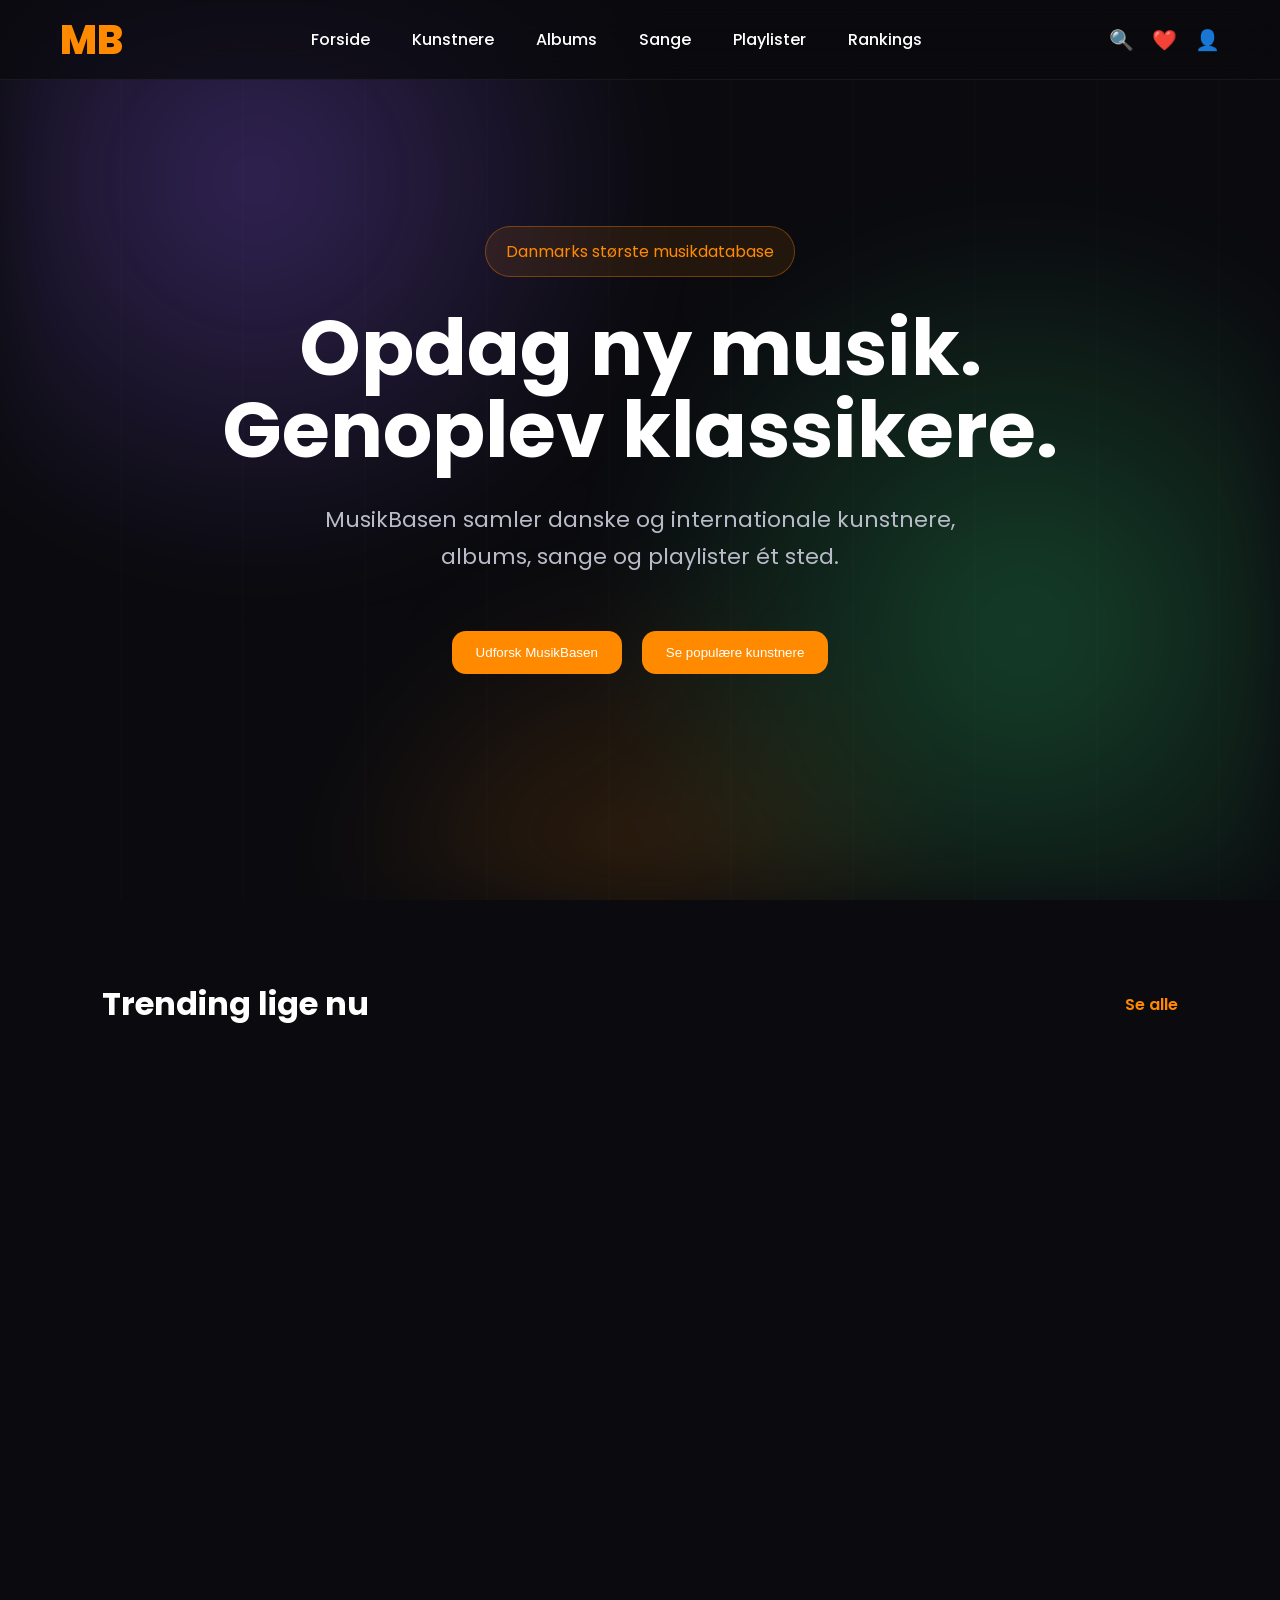
<file: index.html>
<!DOCTYPE html>
<html lang="da">

<head>

    <meta charset="UTF-8">

    <meta name="viewport" content="width=device-width, initial-scale=1.0">

    <title>MusikBasen</title>

    <link rel="stylesheet" href="styles.css">
    <link rel="stylesheet" href="theme.css">

    <link rel="preconnect" href="https://fonts.googleapis.com">

    <link rel="preconnect" href="https://fonts.gstatic.com" crossorigin>

    <link
        href="https://fonts.googleapis.com/css2?family=Poppins:wght@300;400;500;600;700;800&display=swap"
        rel="stylesheet"
    >

</head>


<body>


<header>

    <div class="logo">

        <h1>MB</h1>

    </div>


    <nav>

        <a href="index.html">Forside</a>

        <a href="pages/artists.html">Kunstnere</a>

        <a href="pages/albums.html">Albums</a>

        <a href="pages/songs.html">Sange</a>

        <a href="pages/playlists.html">Playlister</a>
        <a href="pages/rankings.html">Rankings</a>

    </nav>


    <div class="header-icons">

    <button id="search-button">🔍</button>

    <button id="favorites-button">❤️</button>

    <button>👤</button>

</div>

</header>


<div id="search-overlay" class="search-overlay">

    <div class="search-box">

        <input
            type="text"
            id="search-input"
            placeholder="Søg efter kunstner, sang eller album..."
            autocomplete="off"
        >

        <button id="close-search">✕</button>

    </div>


    <div id="search-results" class="search-results"></div>

</div>


<section id="hero">

    <div class="hero-content">

        <span class="hero-tag">

            Danmarks største musikdatabase

        </span>


        <h1>

            Opdag ny musik.<br>

            Genoplev klassikere.

        </h1>


        <p>

            MusikBasen samler danske og internationale kunstnere,
            albums, sange og playlister ét sted.

        </p>


        <div class="hero-buttons">

            <button class="button">

                Udforsk MusikBasen

            </button>


            <button class="button secondary">

                Se populære kunstnere

            </button>

        </div>

    </div>

</section>


<section id="trending">

    <div class="section-header">

        <h2>Trending lige nu</h2>

        <a href="#">Se alle</a>

    </div>


    <div class="trending-grid">

        
            </div>

        </div>

    </div>

</section>


<section id="artists">

</section>


<section id="albums">

</section>


<section id="today">

</section>


<section id="recommendation">

</section>


<footer>

</footer>


<script src="data/artists.js"></script>

<script src="data/albums.js"></script>

<script src="data/songs.js"></script>

<script src="data/playlists.js"></script>

<script src="script.js"></script>

<div class="music-player" id="music-player" style="display: none;">

    <div class="player-song">
        <div class="player-cover"></div>

        <div class="player-info">
            <strong id="player-title">Ingen sang valgt</strong>
            <span id="player-artist">MusikBasen</span>
        </div>
    </div>

    <div class="player-controls">

        <button id="player-prev">⏮</button>

        <button id="player-play">▶</button>

        <button id="player-next">⏭</button>

    </div>

    <div class="player-progress">

        <span id="player-current-time">0:00</span>

        <input
            type="range"
            id="player-progress-bar"
            min="0"
            max="100"
            value="0"
        >

        <span id="player-duration">0:00</span>

    </div>

    <div class="player-volume">

        🔊

        <input
            type="range"
            id="player-volume-bar"
            min="0"
            max="1"
            step="0.01"
            value="1"
        >

    </div>

</div>
</body>

</html>
</file>
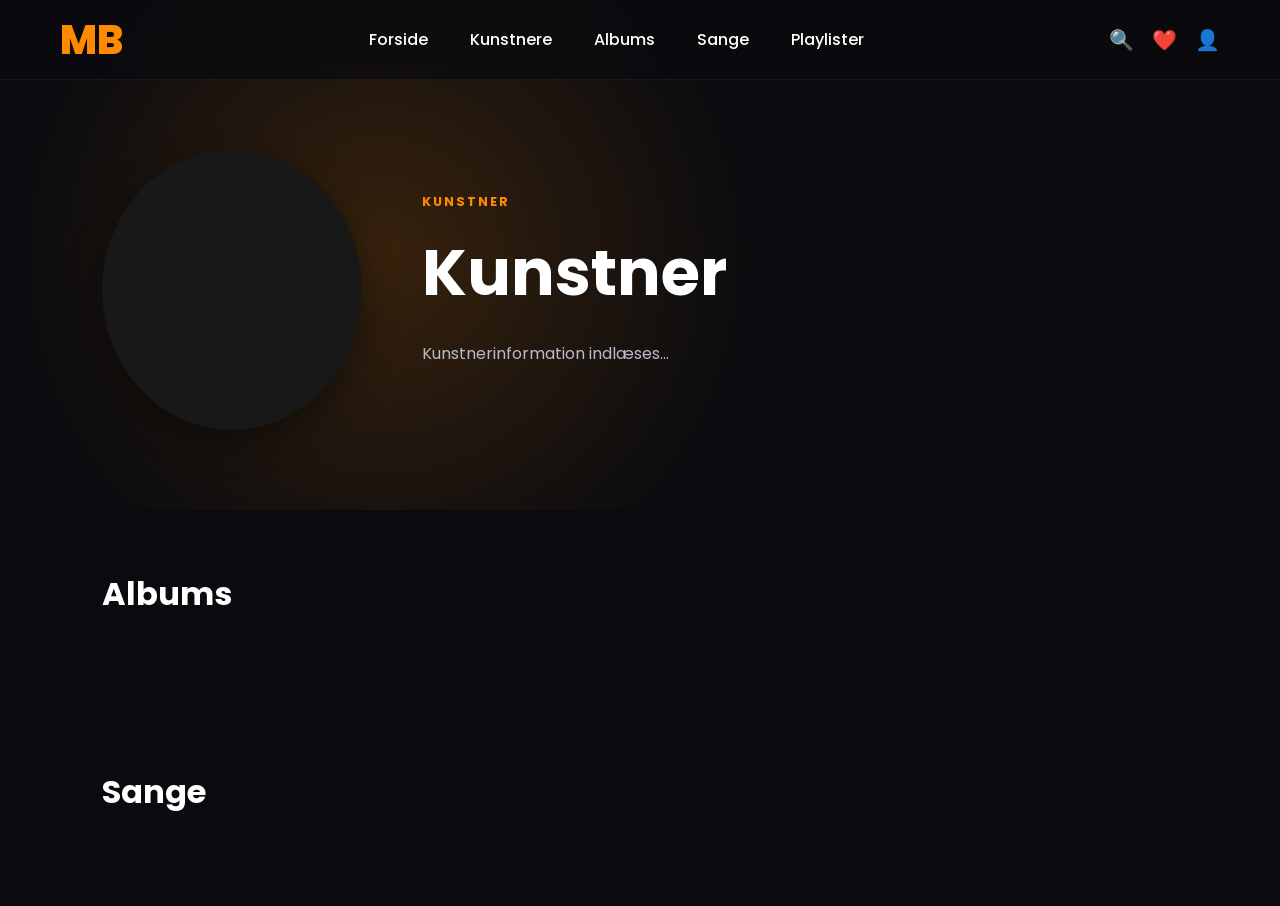
<file: pages/artist.html>
<!DOCTYPE html>
<html lang="da">

<head>

    <meta charset="UTF-8">

    <meta name="viewport" content="width=device-width, initial-scale=1.0">

    <title>Kunstner | MusikBasen</title>

    <link rel="stylesheet" href="../styles.css">
    <link rel="stylesheet" href="../theme.css">

    <link rel="preconnect" href="https://fonts.googleapis.com">

    <link rel="preconnect" href="https://fonts.gstatic.com" crossorigin>

    <link
        href="https://fonts.googleapis.com/css2?family=Poppins:wght@300;400;500;600;700;800&display=swap"
        rel="stylesheet"
    >

</head>


<body>


<header>

    <div class="logo">
        <h1>MB</h1>
    </div>


    <nav>

        <a href="../index.html">Forside</a>

        <a href="artist.html">Kunstnere</a>

        <a href="albums.html">Albums</a>

        <a href="songs.html">Sange</a>

        <a href="playlists.html">Playlister</a>

    </nav>


    <div class="header-icons">

        <button>🔍</button>
        <button>❤️</button>
        <button>👤</button>

    </div>

</header>


<main>


    <section class="artist-hero">

        <div class="artist-hero-image"></div>


        <div class="artist-hero-info">

            <span>KUNSTNER</span>

            <h1 id="artist-name">Kunstner</h1>

            <p id="artist-description">
                Kunstnerinformation indlæses...
            </p>


            <div class="artist-meta">

                <span id="artist-genre"></span>

                <span id="artist-country"></span>

            </div>

        </div>

    </section>


    <section class="artist-section">

        <div class="section-header">

            <h2>Albums</h2>

        </div>


        <div
            id="artist-albums"
            class="albums-grid"
        ></div>

    </section>


    <section class="artist-section">

        <div class="section-header">

            <h2>Sange</h2>

        </div>


        <div
            id="artist-songs"
            class="trending-grid"
        ></div>

    </section>


</main>


<script src="../data/artists.js"></script>

<script src="../data/albums.js"></script>

<script src="../data/songs.js"></script>

<script src="../script.js"></script>


</body>

</html>
</file>
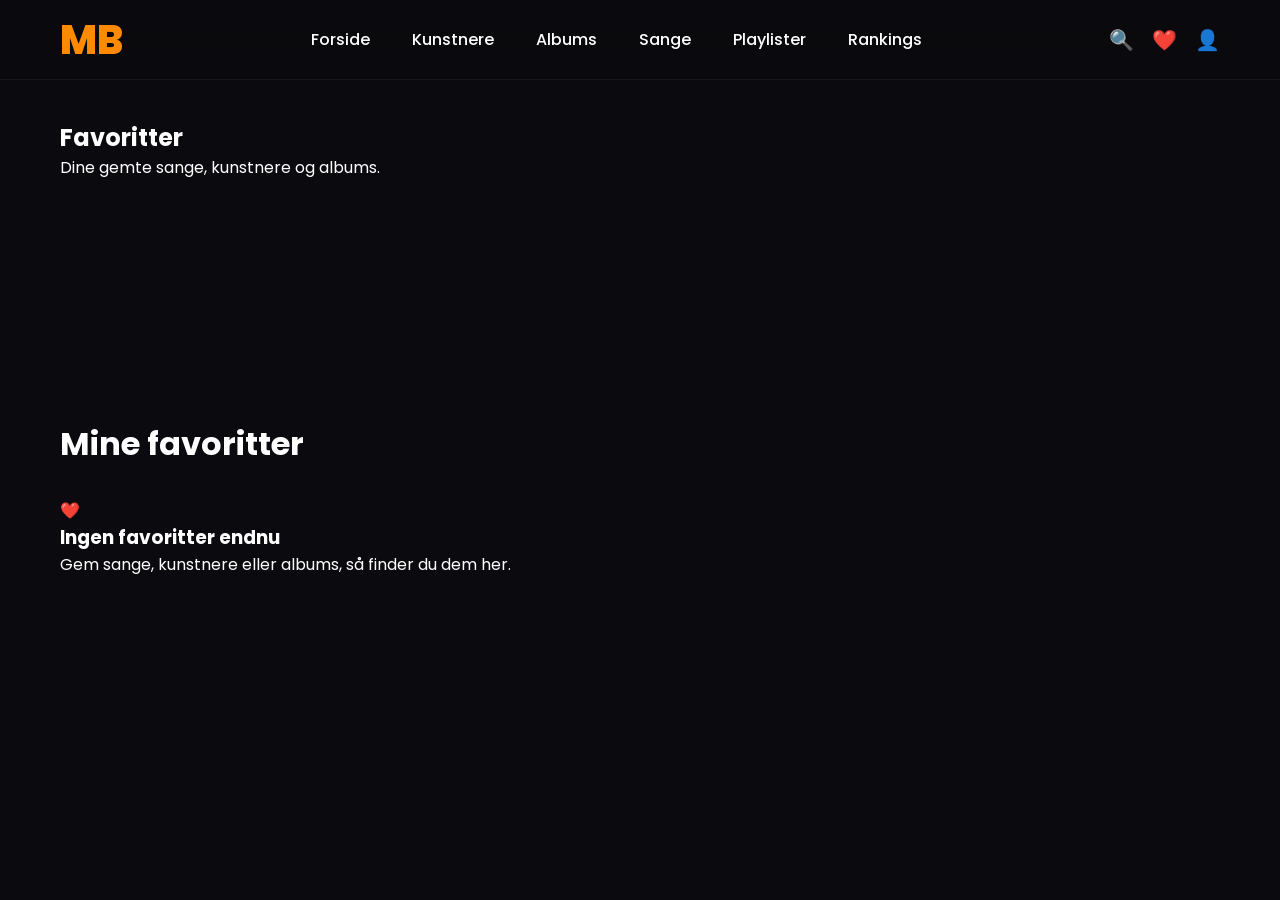
<file: pages/favorites.html>
<!DOCTYPE html>
<html lang="da">

<head>

    <meta charset="UTF-8">

    <meta name="viewport" content="width=device-width, initial-scale=1.0">

    <title>Favoritter – MusikBasen</title>

    <link rel="stylesheet" href="../styles.css">
    <link rel="stylesheet" href="../theme.css">

    <link rel="preconnect" href="https://fonts.googleapis.com">
    <link rel="preconnect" href="https://fonts.gstatic.com" crossorigin>

    <link
        href="https://fonts.googleapis.com/css2?family=Poppins:wght@300;400;500;600;700;800&display=swap"
        rel="stylesheet"
    >

</head>

<body>

<header>

    <div class="logo">
        <h1>MB</h1>
    </div>

    <nav>

        <a href="../index.html">Forside</a>
        <a href="artists.html">Kunstnere</a>
        <a href="albums.html">Albums</a>
        <a href="songs.html">Sange</a>
        <a href="playlists.html">Playlister</a>
        <a href="rankings.html">Rankings</a>

    </nav>

    <div class="header-icons">

        <button id="search-button">🔍</button>
        <button id="favorites-button">❤️</button>
        <button>👤</button>

    </div>

</header>


<main>

    <section class="page-header">

        <h1>Favoritter</h1>

        <p>
            Dine gemte sange, kunstnere og albums.
        </p>

    </section>


    <section class="profile-section">

        <div class="section-header">
            <h2>Mine favoritter</h2>
        </div>

        <div
            class="trending-grid"
            id="favorites-grid"
        ></div>

        <div
            id="favorites-empty"
            class="favorites-empty"
        >
            <div>❤️</div>

            <h3>Ingen favoritter endnu</h3>

            <p>
                Gem sange, kunstnere eller albums,
                så finder du dem her.
            </p>
        </div>

    </section>

</main>


<script src="../script.js"></script>

</body>

</html>
</file>
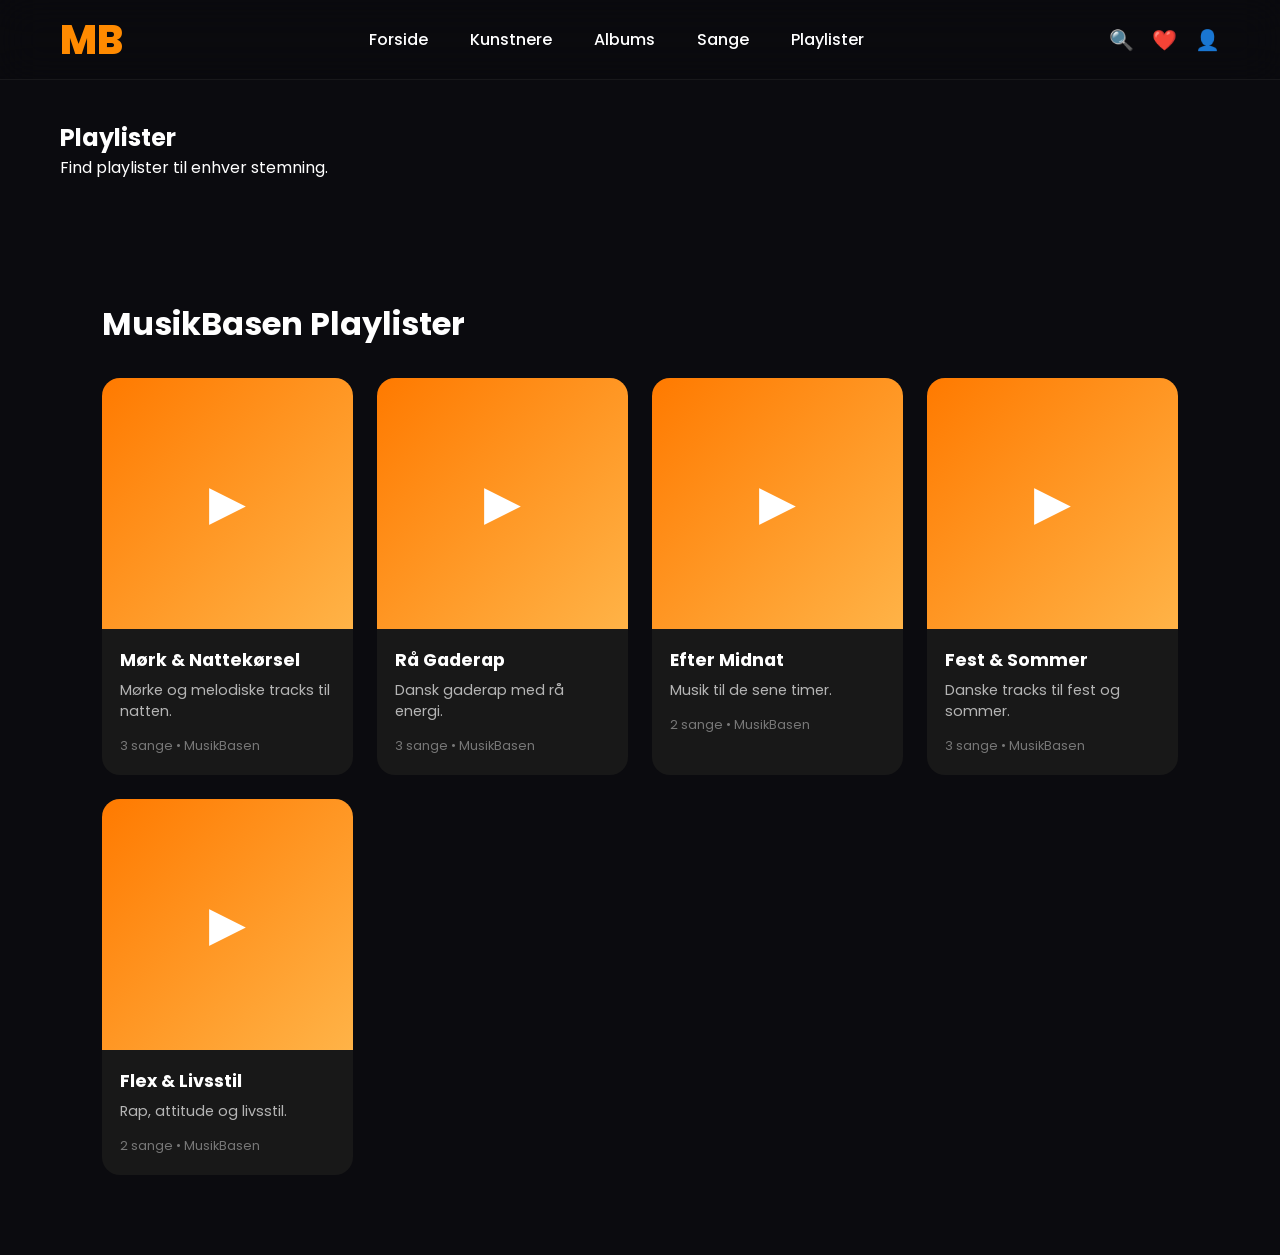
<file: pages/playlists.html>
<!DOCTYPE html>
<html lang="da">

<head>

    <meta charset="UTF-8">

    <meta name="viewport" content="width=device-width, initial-scale=1.0">

    <title>Playlister – MusikBasen</title>

    <link rel="stylesheet" href="../styles.css">
    <link rel="stylesheet" href="../theme.css">

    <link rel="preconnect" href="https://fonts.googleapis.com">
    <link rel="preconnect" href="https://fonts.gstatic.com" crossorigin>

    <link
        href="https://fonts.googleapis.com/css2?family=Poppins:wght@300;400;500;600;700;800&display=swap"
        rel="stylesheet"
    >

</head>

<body>

<header>

    <div class="logo">
        <h1>MB</h1>
    </div>

    <nav>

        <a href="../index.html">Forside</a>

        <a href="artists.html">Kunstnere</a>

        <a href="albums.html">Albums</a>

        <a href="songs.html">Sange</a>

        <a href="playlists.html">Playlister</a>

    </nav>

    <div class="header-icons">

        <button>🔍</button>
        <button>❤️</button>
        <button>👤</button>

    </div>

</header>


<main>

    <section class="page-header">

        <h1>Playlister</h1>

        <p>
            Find playlister til enhver stemning.
        </p>

    </section>


    <section id="playlists">

        <div class="section-header">

            <h2>MusikBasen Playlister</h2>

        </div>

        <div id="playlists-grid" class="playlists-grid"></div>

    </section>
<section id="playlist-detail" style="display: none;">

    <section class="playlist-hero">

        <div
            class="playlist-detail-image"
            id="playlist-detail-image"
        >
            <span>▶</span>
        </div>


        <div class="playlist-detail-info">

            <span class="playlist-label">
                PLAYLIST
            </span>

            <h1 id="playlist-name">
                Playlist
            </h1>

            <p id="playlist-description"></p>

            <div class="playlist-meta">

                <span id="playlist-creator"></span>

                <span>•</span>

                <span id="playlist-song-count"></span>

            </div>
            <button
    class="play-playlist-button"
    id="play-playlist-button"
>
    ▶ Afspil playlist
</button>

        </div>

    </section>


    <section class="playlist-songs-section">

        <div class="section-header">

            <h2>Sange</h2>

        </div>

        <div
            id="playlist-songs"
        ></div>

    </section>

</section>
</main>


<script src="../data/playlists.js"></script>
<script src="../data/songs.js"></script>
<script src="../script.js"></script>

</body>

</html>
</file>
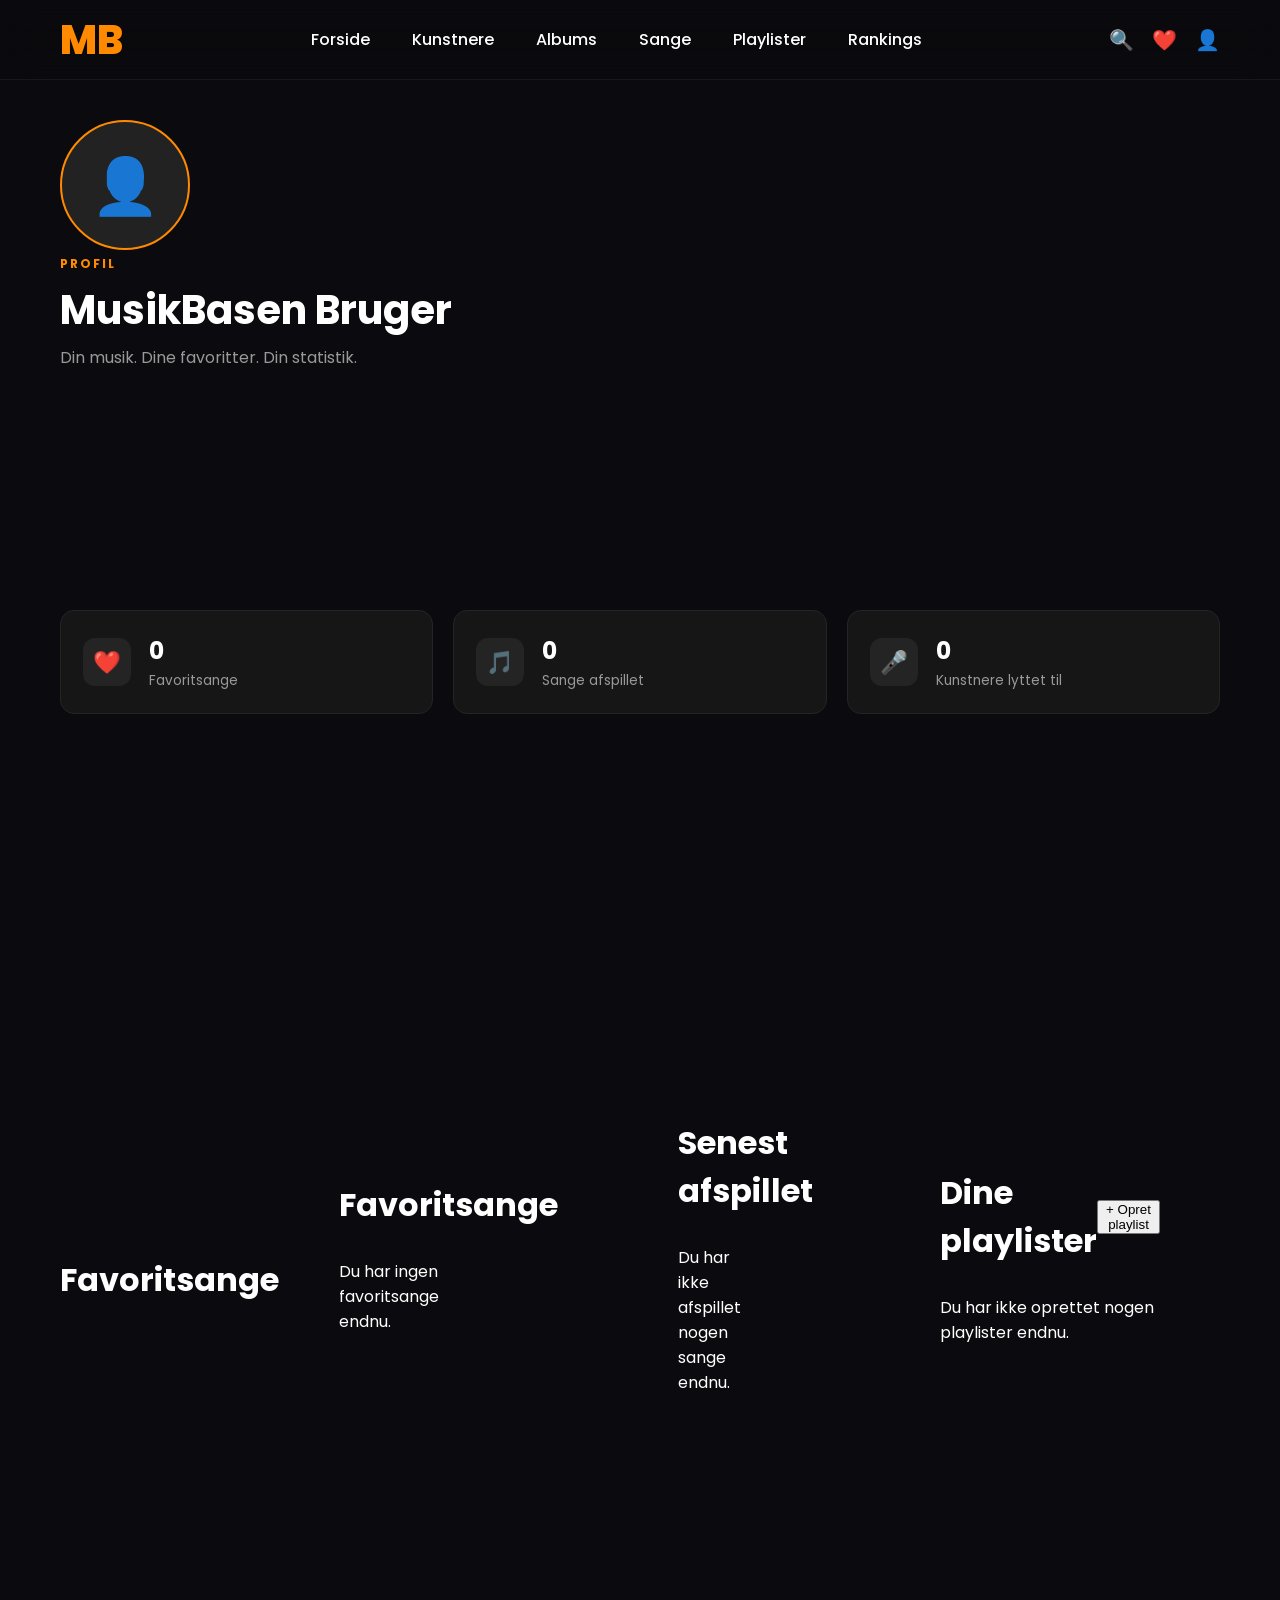
<file: pages/profile.html>
<!DOCTYPE html>
<html lang="da">

<head>

    <meta charset="UTF-8">

    <meta name="viewport" content="width=device-width, initial-scale=1.0">

    <title>Profil – MusikBasen</title>

    <link rel="stylesheet" href="../styles.css">
    <link rel="stylesheet" href="../theme.css">

    <link rel="preconnect" href="https://fonts.googleapis.com">

    <link rel="preconnect" href="https://fonts.gstatic.com" crossorigin>

    <link
        href="https://fonts.googleapis.com/css2?family=Poppins:wght@300;400;500;600;700;800&display=swap"
        rel="stylesheet"
    >

</head>


<body>

<header>

    <div class="logo">
        <h1>MB</h1>
    </div>


    <nav>

        <a href="../index.html">Forside</a>

        <a href="artists.html">Kunstnere</a>

        <a href="albums.html">Albums</a>

        <a href="songs.html">Sange</a>

        <a href="playlists.html">Playlister</a>

        <a href="rankings.html">Rankings</a>

    </nav>


    <div class="header-icons">

        <button>🔍</button>

        <button>❤️</button>

        <button
            onclick="window.location.href='profile.html'"
        >
            👤
        </button>

    </div>

</header>


<main>

    <section class="profile-hero">

        <div class="profile-avatar">
            👤
        </div>


        <div class="profile-info">

            <span>PROFIL</span>

            <h1>MusikBasen Bruger</h1>

            <p>
                Din musik. Dine favoritter. Din statistik.
            </p>

        </div>

    </section>
    </section>


<!-- PROFILE STATS HER -->

<section class="profile-stats">

    <div class="profile-stat-card">

        <span class="profile-stat-icon">❤️</span>

        <div>

            <strong id="stat-favorites">0</strong>

            <p>Favoritsange</p>

        </div>

    </div>


    <div class="profile-stat-card">

        <span class="profile-stat-icon">🎵</span>

        <div>

            <strong id="stat-played">0</strong>

            <p>Sange afspillet</p>

        </div>

    </div>


    <div class="profile-stat-card">

        <span class="profile-stat-icon">🎤</span>

        <div>

            <strong id="stat-artists">0</strong>

            <p>Kunstnere lyttet til</p>

        </div>

    </div>

</section>


<section class="profile-section">

    <div class="section-header">

        <h2>Favoritsange</h2>


    <section class="profile-section">

        <div class="section-header">

            <h2>Favoritsange</h2>

        </div>


        <div
            id="profile-favorites"
            class="trending-grid"
        ></div>

    </section>
    
    <section class="profile-section">

    <div class="section-header">

        <h2>Senest afspillet</h2>

    </div>

    <div
        id="profile-history"
        class="trending-grid"
    ></div>

</section>


   <section class="profile-section">

    <div class="section-header profile-playlist-header">

        <h2>Dine playlister</h2>

        <button
            id="create-playlist-button"
            class="create-playlist-button"
        >
            + Opret playlist
        </button>

    </div>

    <div
        id="profile-playlists"
        class="playlists-grid"
    ></div>

</section>

</main>


<script src="../data/songs.js"></script>
<script src="../data/playlists.js"></script>
<script src="../script.js"></script>

</body>

</html>
</file>
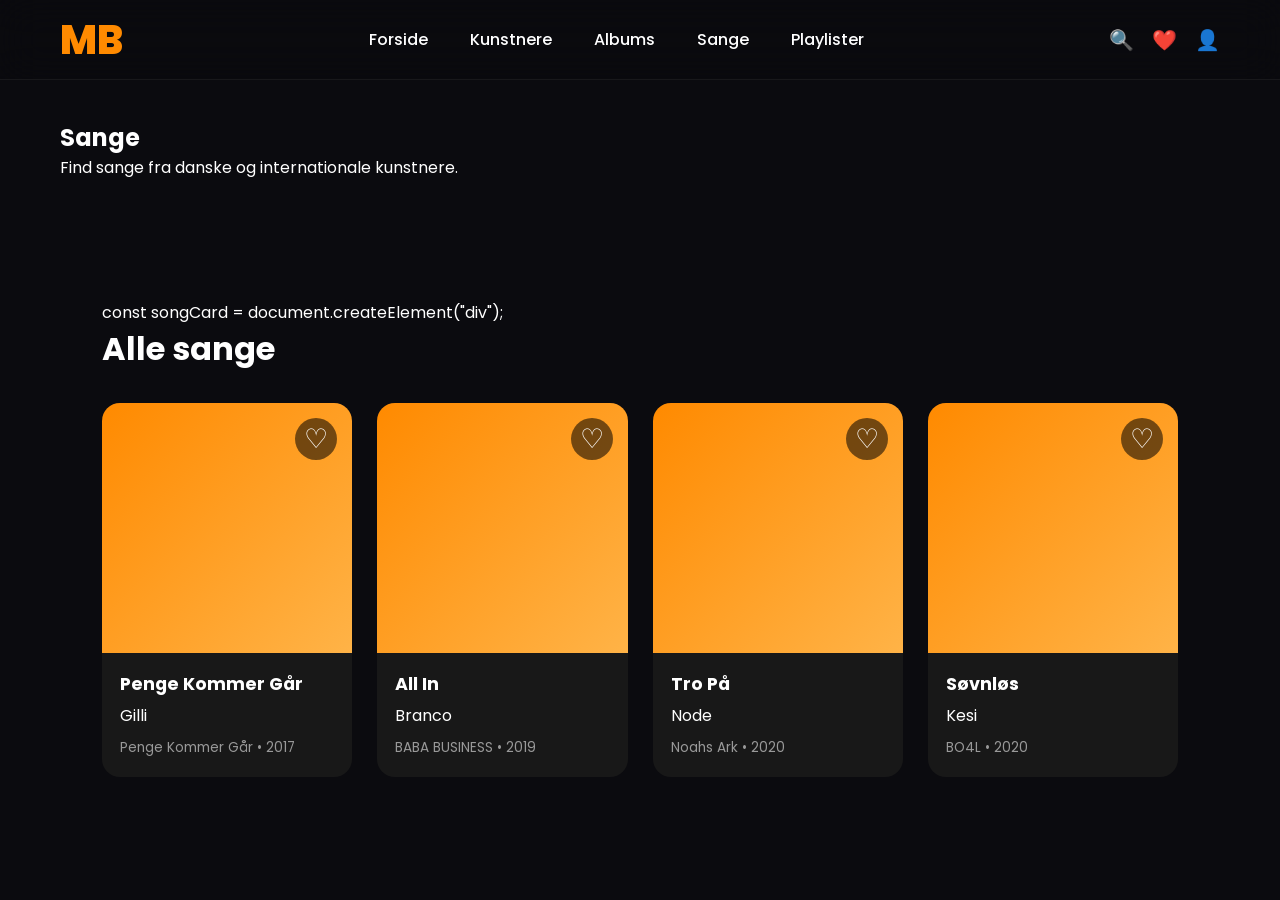
<file: pages/songs.html>
<!DOCTYPE html>
<html lang="da">

<head>

    <meta charset="UTF-8">

    <meta name="viewport" content="width=device-width, initial-scale=1.0">

    <title>Sange – MusikBasen</title>

    <link rel="stylesheet" href="../styles.css">

    <link rel="stylesheet" href="../theme.css">

    <link rel="preconnect" href="https://fonts.googleapis.com">

    <link rel="preconnect" href="https://fonts.gstatic.com" crossorigin>

    <link
        href="https://fonts.googleapis.com/css2?family=Poppins:wght@300;400;500;600;700;800&display=swap"
        rel="stylesheet"
    >

</head>

<body>

<header>

    <div class="logo">

        <h1>MB</h1>

    </div>

    <nav>

        <a href="../index.html">Forside</a>

        <a href="artists.html">Kunstnere</a>

        <a href="albums.html">Albums</a>

        <a href="songs.html">Sange</a>

        <a href="playlists.html">Playlister</a>

    </nav>

    <div class="header-icons">

        <button>🔍</button>

        <button>❤️</button>

        <button>👤</button>

    </div>

</header>


<main>

    <section class="page-header">

        <h1>Sange</h1>

        <p>
            Find sange fra danske og internationale kunstnere.
        </p>

    </section>


    <section id="songs">
const songCard = document.createElement("div");
        <div class="section-header">

            <h2>Alle sange</h2>

        </div>

        <div id="songs-grid" class="trending-grid"></div>

    </section>

</main>


<script src="../data/songs.js"></script>

<script src="../script.js"></script>

</body>

</html>
</file>
<file: styles.css>
@import url("theme.css");

/* ========================= */
/* HEADER */
/* ========================= */

header{
    position:fixed;
    top:0;
    left:0;

    width:100%;
    height:80px;

    display:flex;
    justify-content:space-between;
    align-items:center;

    padding:0 60px;

    background:rgba(11,11,15,.72);
    backdrop-filter:blur(20px);

    border-bottom:1px solid var(--border);

    z-index:999;
}

/* ========================= */

.logo h1{

    font-size:40px;
    font-weight:800;

    color:var(--orange);

}

/* ========================= */

nav{

    display:flex;
    gap:42px;

}

nav a{

    color:white;

    text-decoration:none;

    transition:.25s;

    font-weight:500;

}

nav a:hover{

    color:var(--orange);

}

/* ========================= */

.header-icons{

    display:flex;
    gap:18px;

}

.header-icons button{

    background:none;
    border:none;

    color:white;

    cursor:pointer;

    font-size:20px;

    transition:.25s;

}

.header-icons button:hover{

    color:var(--orange);

}

/* ========================= */
/* HERO */
/* ========================= */

#hero{

    position:relative;

    min-height:100vh;

    display:flex;
    justify-content:center;
    align-items:center;

    text-align:center;

    overflow:hidden;

}

/* Baggrund */

#hero::before{

    content:"";

    position:absolute;

    inset:0;

    background:
    radial-gradient(circle at 20% 20%,rgba(139,92,246,.30),transparent 32%),
    radial-gradient(circle at 80% 70%,rgba(57,255,136,.22),transparent 35%),
    radial-gradient(circle at 50% 100%,rgba(255,138,0,.16),transparent 30%);

    filter:blur(40px);

}

/* Musiklinjer */

#hero::after{

    content:"";

    position:absolute;

    inset:0;

    background-image:

    repeating-linear-gradient(

        90deg,

        transparent 0px,

        transparent 120px,

        rgba(255,255,255,.025) 121px,

        transparent 122px

    );

    opacity:.8;

}

/* ========================= */

.hero-content{

    position:relative;

    z-index:5;

    max-width:900px;

    animation:fadeUp .8s ease;

}

/* ========================= */

.hero-tag{

    display:inline-block;

    margin-bottom:30px;

    padding:12px 20px;

    border-radius:999px;

    border:1px solid rgba(255,138,0,.35);

    background:rgba(255,138,0,.10);

    color:var(--orange);

}

/* ========================= */

.hero-content h1{

    font-size:78px;

    line-height:1.05;

    margin-bottom:30px;

}

/* ========================= */

.hero-content p{

    color:var(--text-secondary);

    font-size:22px;

    line-height:1.7;

    max-width:720px;

    margin:auto;

}

/* ========================= */

.hero-buttons{

    margin-top:55px;

    display:flex;

    justify-content:center;

    gap:20px;

}

.secondary{

    background:transparent;

    border:1px solid var(--border);

}

.secondary:hover{

    background:var(--surface);

}

/* ========================= */

section{

    padding:120px 60px;

}

footer{

    height:220px;

}

/* ========================= */

@keyframes fadeUp{

    from{

        opacity:0;

        transform:translateY(40px);

    }

    to{

        opacity:1;

        transform:translateY(0);

    }

}
/* ========================= */
/* TRENDING SECTION */
/* ========================= */

#trending {
    padding: 80px 8%;
}

.section-header {
    display: flex;
    justify-content: space-between;
    align-items: center;
    margin-bottom: 30px;
}

.section-header h2 {
    font-size: 2rem;
    font-weight: 700;
}

.section-header a {
    color: #ff8a00;
    text-decoration: none;
    font-weight: 600;
}

.trending-grid {
    display: grid;
    grid-template-columns: repeat(4, 1fr);
    gap: 25px;
}

.music-card {
    background: #181818;
    border-radius: 18px;
    overflow: hidden;
    transition: 0.3s ease;
    cursor: pointer;
}

.music-card:hover {
    transform: translateY(-8px);
}

.card-image {
    width: 100%;
    aspect-ratio: 1/1;
    background: linear-gradient(135deg, #ff8a00, #ffb347);
}

.card-info {
    padding: 18px;
}

.card-info h3 {
    margin-bottom: 6px;
    font-size: 1.1rem;
}

.card-info p {
    color: #b5b5b5;
    }
    /* ========================= */
/* ALBUM TRACKLIST */
/* ========================= */

#album-songs {
    display: flex;

    flex-direction: column;

    gap: 8px;
}

#album-songs .music-card {
    display: flex;

    align-items: center;

    background: #181818;

    border-radius: 12px;

    overflow: visible;

    transition: background-color 0.2s ease, transform 0.2s ease;
}

#album-songs .music-card:hover {
    background: #242424;

    transform: translateX(5px);
}

#album-songs .card-image {
    display: none;
}

#album-songs .card-info {
    padding: 14px 18px;

    flex: 1;
}

#album-songs .card-info h3 {
    margin-bottom: 3px;

    font-size: 1rem;
}

#album-songs .card-info p {
    margin-bottom: 3px;
}

#album-songs .card-info span {
    color: #777;

    font-size: 0.8rem;
    #album-songs .favorite-song-button {
    background: none;

    border: none;

    color: #ffffff;

    font-size: 1.5rem;

    cursor: pointer;

    padding: 10px 18px;

    transition:
        transform 0.2s ease,
        color 0.2s ease;
}

#album-songs .favorite-song-button:hover {
    color: #ff7a00;

    transform: scale(1.15);
}
}
/* ========================= */
/* ARTISTS PAGE */
/* ========================= */

.page-title{
    padding:60px 8% 30px;
}

.page-title h1{
    font-size:3rem;
    margin-bottom:10px;
}

.page-title p{
    color:#b5b5b5;
}

.artists-grid{
    padding:0 8% 80px;

    display:grid;

    grid-template-columns:repeat(4,1fr);

    gap:30px;
}

.artist-card{

    background:#181818;

    border-radius:20px;

    overflow:hidden;

    text-align:center;

    transition:.3s;

    cursor:pointer;
}

.artist-card:hover{

    transform:translateY(-8px);
}

.artist-image{

    width:100%;

    aspect-ratio:1/1;

    background:linear-gradient(135deg,#ff8a00,#ffb347);
}

.artist-card h3{

    margin-top:18px;

    font-size:1.2rem;
}

.artist-card p{

    color:#b5b5b5;

    padding-bottom:20px;
}
.page-container {
    max-width: 1400px;
    margin: 0 auto;
    padding: 40px 8% 100px;
}

.page-intro {
    margin-bottom: 60px;
}

.page-intro h1 {
    font-size: 3rem;
    margin-bottom: 10px;
}

.page-intro p {
    color: #b8b8c0;
    font-size: 1rem;
}

.albums-grid {
    display: grid;
    grid-template-columns: repeat(4, 1fr);
    gap: 25px;
}

.album-card {
    background: #181818;

    border: 1px solid transparent;

    border-radius: 18px;

    overflow: hidden;

    cursor: pointer;

    transition:
        transform 0.3s ease,
        border-color 0.3s ease,
        box-shadow 0.3s ease;
}

.album-card:hover {
    transform: translateY(-8px);

    border-color: var(--orange);

    box-shadow: 0 12px 30px rgba(0, 0, 0, 0.35);
}

.album-image {
    width: 100%;

    aspect-ratio: 1 / 1;

    background: #222;

    overflow: hidden;
}

.album-image img {
    width: 100%;

    height: 100%;

    display: block;

    object-fit: cover;

    transition: transform 0.4s ease;
}

.album-card:hover .album-image img {
    transform: scale(1.05);
}

.album-placeholder {
    width: 100%;

    height: 100%;

    background: linear-gradient(
        135deg,
        #ff8a00,
        #ffb347
    );
}

.album-info {
    padding: 16px 18px 18px;
}

.album-info h3 {
    color: white;

    font-size: 1.05rem;

    margin-bottom: 5px;

    white-space: nowrap;

    overflow: hidden;

    text-overflow: ellipsis;
}

.album-info p {
    color: #bbb;

    margin-bottom: 6px;

    font-size: 0.9rem;
}

.album-info span {
    color: #777;

    font-size: 0.8rem;
}
#songs {
    padding: 0 8% 80px;
}

#songs-grid {
    display: grid;
    grid-template-columns: repeat(4, 1fr);
    gap: 25px;
}

#songs-grid .music-card {
    background: #181818;
    border-radius: 18px;
    overflow: hidden;
    cursor: pointer;
    transition: 0.3s ease;
}

#songs-grid .music-card:hover {
    transform: translateY(-8px);
}

#songs-grid .card-image {
    width: 100%;
    aspect-ratio: 1 / 1;
    background: linear-gradient(135deg, #ff8a00, #ffb347);
}

#songs-grid .card-info {
    padding: 18px;
}

#songs-grid .card-info h3 {
    margin-bottom: 6px;
    font-size: 1.1rem;
}

#songs-grid .card-info p {
    color: #ffffff;
    margin-bottom: 6px;
}

#songs-grid .card-info span {
    color: #999999;
    font-size: 0.85rem;
}
#playlists {
    padding: 0 8% 80px;
}

.playlists-grid {
    display: grid;
    grid-template-columns: repeat(4, 1fr);
    gap: 25px;
}

.playlist-card {
    background: #181818;
    border-radius: 18px;
    overflow: hidden;
    cursor: pointer;
    transition: 0.3s ease;
}

.playlist-card:hover {
    transform: translateY(-8px);
}

.playlist-image {
    width: 100%;
    aspect-ratio: 1 / 1;
    background: linear-gradient(135deg, #ff8a00, #ffb347);
    display: flex;
    align-items: center;
    justify-content: center;
}

.playlist-image span {
    font-size: 3rem;
    color: white;
}

.playlist-info {
    padding: 18px;
}

.playlist-info h3 {
    font-size: 1.1rem;
    margin-bottom: 8px;
}

.playlist-info p {
    color: #b8b8c0;
    font-size: 0.9rem;
    margin-bottom: 8px;
}

.playlist-info span {
    color: #999999;
    font-size: 0.85rem;
}
.search-overlay {
    position: fixed;
    inset: 0;
    background: rgba(0, 0, 0, 0.92);
    z-index: 1000;
    padding: 120px 8%;
    display: none;
}

.search-overlay.active {
    display: block;
}

.search-box {
    display: flex;
    gap: 15px;
    max-width: 900px;
    margin: 0 auto;
}

#search-input {
    flex: 1;
    padding: 18px 22px;
    border: none;
    border-radius: 12px;
    background: #181818;
    color: white;
    font-family: "Poppins", sans-serif;
    font-size: 1rem;
    outline: none;
}

#search-input::placeholder {
    color: #888;
}

#close-search {
    width: 55px;
    border: none;
    border-radius: 12px;
    background: #ff8a00;
    color: white;
    font-size: 1.2rem;
    cursor: pointer;
}

.search-results {
    max-width: 900px;
    margin: 30px auto 0;
}

.search-result {
    display: flex;
    justify-content: space-between;
    align-items: center;
    padding: 18px 20px;
    margin-bottom: 10px;
    background: #181818;
    border-radius: 12px;
    cursor: pointer;
}

.search-result:hover {
    background: #222222;
}

.search-result strong {
    color: white;
}

.search-result span {
    color: #999;
    font-size: 0.85rem;
}

.no-results {
    text-align: center;
    color: #999;
}
/* ========================= */
/* ARTIST PAGE */
/* ========================= */

.artist-hero {
    min-height: 500px;

    padding: 150px 8% 80px;

    display: flex;

    align-items: center;

    gap: 60px;

    background:
        radial-gradient(
            circle at 30% 50%,
            rgba(255, 138, 0, .18),
            transparent 40%
        );
}

.artist-hero-image {
    width: 280px;
    height: 280px;

    flex-shrink: 0;

    border-radius: 50%;

    background:
        linear-gradient(
            135deg,
            #ff8a00,
            #ffb347
        );
}

.artist-hero-info span {
    color: var(--orange);

    font-size: .8rem;

    font-weight: 700;

    letter-spacing: 2px;
}

.artist-hero-info h1 {
    font-size: 4rem;

    margin: 12px 0 20px;
}

.artist-hero-info p {
    max-width: 650px;

    color: var(--text-secondary);

    line-height: 1.7;
}

.artist-meta {
    display: flex;

    gap: 25px;

    margin-top: 25px;

    color: #999;
}

.artist-section {
    padding: 60px 8%;
}
/* ========================= */
/* ARTIST DETAIL PAGE */
/* ========================= */

.artist-hero {

    min-height: 500px;

    padding: 150px 8% 80px;

    display: flex;

    align-items: center;

    gap: 60px;

    background:
        radial-gradient(
            circle at 30% 50%,
            rgba(255, 138, 0, .18),
            transparent 40%
        );

}


.artist-hero-image {

    width: 280px;

    height: 280px;

    flex-shrink: 0;

    border-radius: 50%;

    background:
        linear-gradient(
            135deg,
            #ff8a00,
            #ffb347
        );

}


.artist-hero-info span {

    color: var(--orange);

    font-size: .8rem;

    font-weight: 700;

    letter-spacing: 2px;

}


.artist-hero-info h1 {

    font-size: 4rem;

    margin: 12px 0 20px;

}


.artist-hero-info p {

    max-width: 650px;

    color: var(--text-secondary);

    line-height: 1.7;

}


.artist-meta {

    display: flex;

    gap: 25px;

    margin-top: 25px;

    color: #999;

}


.artist-section {

    padding: 60px 8%;

}
/* ========================= */
/* MUSIC PLAYER */
/* ========================= */

.music-player {
    position: fixed;
    left: 0;
    right: 0;
    bottom: 0;

    height: 90px;

    display: flex;
    align-items: center;
    gap: 30px;

    padding: 12px 30px;

    background: rgba(11, 11, 15, 0.96);
    backdrop-filter: blur(20px);

    border-top: 1px solid var(--border);

    z-index: 9999;
}

/* SONG */

.player-song {
    display: flex;
    align-items: center;
    gap: 14px;

    width: 280px;
    min-width: 280px;
}

.player-cover {
    width: 58px;
    height: 58px;

    border-radius: 8px;

    background: linear-gradient(
        135deg,
        #ff8a00,
        #ffb347
    );
}

.player-info {
    display: flex;
    flex-direction: column;
    gap: 4px;

    overflow: hidden;
}

.player-info strong {
    color: white;
    font-size: 0.9rem;

    white-space: nowrap;
    overflow: hidden;
    text-overflow: ellipsis;
}

.player-info span {
    color: #999;
    font-size: 0.8rem;
}

/* CONTROLS */

.player-controls {
    display: flex;
    align-items: center;
    gap: 16px;
}

.player-controls button {
    background: none;
    border: none;

    color: white;

    font-size: 18px;

    cursor: pointer;

    transition: 0.2s;
}

.player-controls button:hover {
    color: var(--orange);
}

#player-play {
    width: 42px;
    height: 42px;

    border-radius: 50%;

    background: var(--orange);

    display: flex;
    align-items: center;
    justify-content: center;

    color: white;
}

#player-play:hover {
    color: white;
    transform: scale(1.05);
}

/* PROGRESS */

.player-progress {
    flex: 1;

    display: flex;
    align-items: center;
    gap: 10px;
}

.player-progress span {
    color: #999;
    font-size: 0.75rem;

    min-width: 32px;
}

#player-duration {
    text-align: right;
}

#player-progress-bar {
    flex: 1;

    appearance: none;

    height: 4px;

    border-radius: 999px;

    background: #333;

    cursor: pointer;
}

#player-progress-bar::-webkit-slider-thumb {
    appearance: none;

    width: 12px;
    height: 12px;

    border-radius: 50%;

    background: var(--orange);

    cursor: pointer;
}

/* VOLUME */

.player-volume {
    display: flex;
    align-items: center;
    gap: 8px;

    color: white;

    min-width: 130px;
}

#player-volume-bar {
    width: 90px;

    appearance: none;

    height: 4px;

    border-radius: 999px;

    background: #333;

    cursor: pointer;
}

#player-volume-bar::-webkit-slider-thumb {
    appearance: none;

    width: 11px;
    height: 11px;

    border-radius: 50%;

    background: var(--orange);

    cursor: pointer;
}
/* ========================= */
/* PROFILE */
/* ========================= */

.profile-header {
    display: flex;
    align-items: center;
    gap: 30px;

    padding: 45px 0;
}

.profile-avatar {
    width: 130px;
    height: 130px;

    border-radius: 50%;

    display: flex;
    align-items: center;
    justify-content: center;

    background: #222;
    border: 2px solid var(--orange);

    font-size: 55px;
}

.profile-info span {
    color: var(--orange);
    font-size: 0.75rem;
    font-weight: 700;
    letter-spacing: 2px;
}

.profile-info h1 {
    margin: 5px 0;

    color: white;
    font-size: 2.5rem;
}

.profile-info p {
    margin: 0;

    color: #999;
}


/* STATS */

.profile-stats {
    display: grid;
    grid-template-columns: repeat(3, 1fr);

    gap: 20px;

    margin-bottom: 45px;
}

.profile-stat {
    padding: 25px;

    background: #151515;

    border: 1px solid var(--border);
    border-radius: 12px;

    display: flex;
    flex-direction: column;
    gap: 5px;
}

.profile-stat strong {
    color: white;
    font-size: 1.8rem;
}

.profile-stat span {
    color: #999;
    font-size: 0.85rem;
}


/* SECTIONS */

.profile-section {
    margin-bottom: 45px;
}
/* ========================= */
/* RANKINGS */
/* ========================= */

.rankings-section {
    margin-bottom: 50px;
}

.rankings-list {
    display: flex;
    flex-direction: column;
    gap: 10px;
}

.ranking-item {
    display: grid;
    grid-template-columns: 60px 1fr auto;
    align-items: center;

    gap: 20px;

    padding: 16px 22px;

    background: #151515;
    border: 1px solid var(--border);
    border-radius: 12px;

    transition: 0.2s ease;
}

.ranking-item:hover {
    transform: translateX(5px);
    border-color: var(--orange);
    background: #191919;
}


/* PLACERING */

.ranking-number {
    color: var(--orange);

    font-size: 1.35rem;
    font-weight: 800;

    text-align: center;
}


/* NAVN + TYPE */

.ranking-info {
    display: flex;
    flex-direction: column;

    gap: 3px;
}

.ranking-info strong {
    color: white;

    font-size: 1rem;
    font-weight: 600;
}

.ranking-info span {
    color: #888;

    font-size: 0.8rem;
}


/* STREAMS */

.ranking-value {
    color: #aaa;

    font-size: 0.85rem;
    font-weight: 500;

    text-align: right;
}


/* TOP 3 */

.ranking-item:nth-child(1) {
    padding: 22px;

    border-color: rgba(255, 122, 0, 0.45);
}

.ranking-item:nth-child(1) .ranking-number {
    font-size: 1.7rem;
}

.ranking-item:nth-child(1) .ranking-info strong {
    font-size: 1.15rem;
}


.ranking-item:nth-child(2) .ranking-number {
    font-size: 1.5rem;
}

.ranking-item:nth-child(3) .ranking-number {
    font-size: 1.4rem;
}
.music-card {
    position: relative;
}

.favorite-song-button {
    position: absolute;

    top: 15px;
    right: 15px;

    width: 42px;
    height: 42px;

    border: none;
    border-radius: 50%;

    background: rgba(0, 0, 0, 0.55);

    color: white;

    font-size: 1.7rem;

    display: flex;
    align-items: center;
    justify-content: center;

    cursor: pointer;

    transition: 0.2s;
}

.favorite-song-button:hover {
    transform: scale(1.1);

    color: var(--orange);
}
#album-songs .music-card::before {
    content: attr(data-track-number);

    width: 45px;

    text-align: center;

    color: #777;

    font-size: 0.9rem;

    flex-shrink: 0;
}
/* ========================= */
/* ALBUM DETAIL PAGE */
/* ========================= */

.album-detail-header {
    display: flex;

    align-items: end;

    gap: 32px;

    margin-bottom: 45px;
}

.album-detail-cover {
    width: 280px;

    min-width: 280px;

    aspect-ratio: 1 / 1;

    border-radius: 18px;

    overflow: hidden;

    background: #181818;

    box-shadow:
        0 15px 40px
        rgba(0, 0, 0, 0.4);
}

.album-detail-cover img {
    width: 100%;

    height: 100%;

    object-fit: cover;

    display: block;
}

.album-detail-info {
    padding-bottom: 5px;
}

.album-detail-label {
    color: #ff7a00;

    font-size: 0.8rem;

    font-weight: 700;

    letter-spacing: 1.5px;
}

.album-detail-info h1 {
    font-size: 3rem;

    margin:
        8px 0
        5px;
}

.album-detail-info h2 {
    font-size: 1.3rem;

    font-weight: 500;

    color: #ffffff;

    margin-bottom: 10px;
}

#album-detail-meta {
    color: #999999;
}


/* MOBIL */

@media (max-width: 700px) {

    .album-detail-header {
        flex-direction: column;

        align-items: center;

        text-align: center;
    }

    .album-detail-cover {
        width: 220px;

        min-width: 220px;
    }

    .album-detail-info h1 {
        font-size: 2.2rem;
        .album-detail-info h2 a {
    color: #ffffff;

    text-decoration: none;

    transition: color 0.2s ease;
}

.album-detail-info h2 a:hover {
    color: #ff7a00;

    text-decoration: underline;
}
    }

}
/* ========================= */
/* ARTIST HERO IMAGE */
/* ========================= */

.artist-hero-image {
    width: 260px;

    min-width: 260px;

    aspect-ratio: 1 / 1;

    border-radius: 50%;

    overflow: hidden;

    background: #181818;

    box-shadow:
        0 12px 35px
        rgba(0, 0, 0, 0.4);
}

.artist-hero-image img {
    width: 100%;

    height: 100%;

    object-fit: cover;

    display: block;
}
/* ========================= */
/* ARTIST PLACEHOLDERS */
/* ========================= */

.artist-image {
    background: linear-gradient(
        135deg,
        hsl(var(--artist-hue), 75%, 48%),
        hsl(
            calc(var(--artist-hue) + 55),
            70%,
            28%
        )
    );

    display: flex;

    align-items: center;

    justify-content: center;

    overflow: hidden;
}

.artist-placeholder-name {
    color: #ffffff;

    font-size: 1.3rem;

    font-weight: 700;

    text-align: center;

    padding: 15px;

    word-break: break-word;
}

.artist-image img {
    width: 100%;

    height: 100%;

    object-fit: cover;

    display: block;
}
/* ========================= */
/* ARTIST HERO PLACEHOLDER */
/* ========================= */

.artist-hero-image .artist-placeholder-name {
    font-size: 1.8rem;

    font-weight: 800;

    padding: 25px;

    text-align: center;

    line-height: 1.2;
}
/* ========================= */
/* ARTIST POPULAR SONGS */
/* ========================= */

#artist-popular-songs {
    display: flex;

    flex-direction: column;

    gap: 8px;
}

#artist-popular-songs .music-card {
    display: flex;

    align-items: center;

    background: #181818;

    border-radius: 12px;

    overflow: visible;

    transition: background-color 0.2s ease, transform 0.2s ease;
}

#artist-popular-songs .music-card:hover {
    background: #242424;

    transform: translateX(5px);
}

#artist-popular-songs .music-card::before {
    content: attr(data-track-number);

    width: 45px;

    text-align: center;

    color: #777;

    font-size: 0.9rem;

    flex-shrink: 0;
}

#artist-popular-songs .card-image {
    display: none;
}

#artist-popular-songs .card-info {
    padding: 14px 18px;

    flex: 1;
}

#artist-popular-songs .card-info h3 {
    margin-bottom: 3px;

    font-size: 1rem;
}

#artist-popular-songs .card-info p {
    margin-bottom: 3px;
}

#artist-popular-songs .card-info span {
    color: #777;

    font-size: 0.8rem;
}
/* ========================= */
/* ARTIST ALL SONGS */
/* ========================= */

#artist-songs {
    display: flex;

    flex-direction: column;

    gap: 8px;
}

#artist-songs .music-card {
    display: flex;

    align-items: center;

    background: #181818;

    border-radius: 12px;

    overflow: visible;

    transition:
        background-color 0.2s ease,
        transform 0.2s ease;
}

#artist-songs .music-card:hover {
    background: #242424;

    transform: translateX(5px);
}

#artist-songs .music-card::before {
    content: attr(data-track-number);

    width: 45px;

    text-align: center;

    color: #777;

    font-size: 0.9rem;

    flex-shrink: 0;
}

#artist-songs .card-image {
    display: none;
}

#artist-songs .card-info {
    padding: 14px 18px;

    flex: 1;
}

#artist-songs .card-info h3 {
    margin-bottom: 3px;

    font-size: 1rem;
}

#artist-songs .card-info p {
    margin-bottom: 3px;
}

#artist-songs .card-info span {
    color: #777;

    font-size: 0.8rem;
}
/* ========================= */
/* RANKINGS */
/* ========================= */

.rankings-section {
    margin-bottom: 50px;
}

.rankings-list {
    display: flex;

    flex-direction: column;

    gap: 8px;
}

.ranking-item {
    display: flex;

    align-items: center;

    gap: 18px;

    background: #181818;

    border-radius: 14px;

    padding: 12px 18px;

    cursor: pointer;

    transition:
        background-color 0.2s ease,
        transform 0.2s ease;
}

.ranking-item:hover {
    background: #242424;

    transform: translateX(5px);
}

.ranking-position {
    width: 42px;

    flex-shrink: 0;

    text-align: center;

    font-size: 1.3rem;

    font-weight: 700;

    color: #ff7a00;
}

.ranking-artist-image {
    width: 55px;

    height: 55px;

    flex-shrink: 0;

    border-radius: 50%;

    overflow: hidden;

    background: #242424;
}

.ranking-artist-image img {
    width: 100%;

    height: 100%;

    object-fit: cover;

    display: block;
}

.ranking-info {
    flex: 1;
}

.ranking-info h3 {
    margin-bottom: 4px;

    font-size: 1rem;
}

.ranking-info p {
    color: #999999;

    font-size: 0.85rem;
}
/* ========================= */
/* RANKING TOP 3 */
/* ========================= */

.ranking-item:nth-child(1) .ranking-position {
    color: #ffd700;
}

.ranking-item:nth-child(2) .ranking-position {
    color: #c0c0c0;
}

.ranking-item:nth-child(3) .ranking-position {
    color: #cd7f32;
}
/* ========================= */
/* RANKING ALBUM IMAGE */
/* ========================= */

.ranking-album-image {
    width: 55px;
    height: 55px;
    flex-shrink: 0;
    border-radius: 8px;
    overflow: hidden;
    background: #242424;
}

.ranking-album-image img {
    width: 100%;
    height: 100%;
    object-fit: cover;
    display: block;
}
/* ========================= */
/* PLAYLIST CARDS */
/* ========================= */

.playlists-grid {
    display: grid;
    grid-template-columns: repeat(
        auto-fill,
        minmax(220px, 1fr)
    );
    gap: 24px;
}

.playlist-card {
    background: #181818;
    border-radius: 18px;
    overflow: hidden;
    cursor: pointer;
    transition:
        background-color 0.2s ease,
        transform 0.2s ease;
}

.playlist-card:hover {
    background: #242424;
    transform: translateY(-6px);
}

.playlist-image {
    width: 100%;
    aspect-ratio: 1 / 1;
    background: linear-gradient(
        135deg,
        #ff7a00,
        #ffb347
    );

    display: flex;
    align-items: center;
    justify-content: center;
}

.playlist-image span {
    font-size: 3rem;
    color: #ffffff;
}

.playlist-info {
    padding: 18px;
}

.playlist-info h3 {
    margin-bottom: 7px;
    font-size: 1.1rem;
}

.playlist-info p {
    color: #b5b5b5;
    font-size: 0.9rem;
    margin-bottom: 10px;
}

.playlist-info span {
    color: #777777;
    font-size: 0.8rem;
}
/* ========================= */
/* PLAYLIST DETAIL */
/* ========================= */

#playlist-detail {
    max-width: 1200px;
    margin: 0 auto;
}

#playlist-detail .page-header {
    padding: 60px 0 40px;
    border-bottom: 1px solid #242424;
}

#playlist-detail .page-header h1 {
    font-size: 2.5rem;
    margin-bottom: 10px;
}

#playlist-detail .page-header p {
    color: #999999;
    font-size: 1rem;
}

#playlist-songs {
    margin-top: 35px;
}
/* ========================= */
/* PLAYLIST SONG LIST */
/* ========================= */

#playlist-songs {
    display: flex;
    flex-direction: column;
    gap: 8px;
}

.playlist-song {
    display: flex;
    align-items: center;

    background: #181818;

    border-radius: 12px;

    padding: 14px 18px;

    cursor: pointer;

    transition:
        background-color 0.2s ease,
        transform 0.2s ease;
}

.playlist-song:hover {
    background: #242424;

    transform: translateX(5px);
}

.playlist-song::before {
    content: attr(data-track-number);

    width: 40px;

    text-align: center;

    color: #777;

    font-size: 0.9rem;

    flex-shrink: 0;
}

.playlist-song .card-info {
    flex: 1;
}

.playlist-song .card-info h3 {
    margin-bottom: 4px;
}

.playlist-song .card-info p {
    color: #aaa;

    margin-bottom: 3px;
}

.playlist-song .card-info span {
    color: #777;

    font-size: 0.8rem;
}
/* ========================= */
/* PLAYLIST COVER COLORS */
/* ========================= */

.playlist-image.night {
    background: linear-gradient(
        135deg,
        #111827,
        #4c1d95
    );
}

.playlist-image.street {
    background: linear-gradient(
        135deg,
        #3f0d0d,
        #b91c1c
    );
}

.playlist-image.midnight {
    background: linear-gradient(
        135deg,
        #0f172a,
        #1e3a8a
    );
}

.playlist-image.summer {
    background: linear-gradient(
        135deg,
        #f59e0b,
        #ef4444
    );
}

.playlist-image.flex {
    background: linear-gradient(
        135deg,
        #064e3b,
        #059669
    );
}
/* ========================= */
/* PLAYLIST HERO */
/* ========================= */

.playlist-hero {
    display: flex;

    align-items: end;

    gap: 35px;

    padding: 50px 0;

    border-bottom: 1px solid #242424;
}

.playlist-detail-image {
    width: 230px;

    aspect-ratio: 1 / 1;

    flex-shrink: 0;

    border-radius: 18px;

    background: linear-gradient(
        135deg,
        #ff7a00,
        #ffb347
    );

    display: flex;

    align-items: center;

    justify-content: center;

    box-shadow: 0 15px 40px rgba(0, 0, 0, 0.35);
}

.playlist-detail-image span {
    font-size: 5rem;

    color: white;
}

.playlist-detail-info {
    padding-bottom: 5px;
}

.playlist-label {
    color: #999;

    font-size: 0.75rem;

    font-weight: 700;

    letter-spacing: 1px;
}

.playlist-detail-info h1 {
    font-size: 3rem;

    margin: 10px 0;
}

.playlist-detail-info > p {
    color: #aaa;

    margin-bottom: 18px;
}

.playlist-meta {
    display: flex;

    align-items: center;

    gap: 8px;

    color: #777;

    font-size: 0.9rem;
}

.playlist-songs-section {
    margin-top: 40px;
}
/* ========================= */
/* PLAYLIST DETAIL COLORS */
/* ========================= */

.playlist-detail-image.night {
    background: linear-gradient(135deg, #111827, #4c1d95);
}

.playlist-detail-image.street {
    background: linear-gradient(135deg, #3f0d0d, #b91c1c);
}

.playlist-detail-image.midnight {
    background: linear-gradient(135deg, #0f172a, #1e3a8a);
}

.playlist-detail-image.summer {
    background: linear-gradient(135deg, #f59e0b, #ef4444);
}

.playlist-detail-image.flex {
    background: linear-gradient(135deg, #064e3b, #059669);
}
/* ========================= */
/* PLAY PLAYLIST BUTTON */
/* ========================= */

.play-playlist-button {
    margin-top: 22px;

    padding: 13px 22px;

    border: none;

    border-radius: 10px;

    background: #ff7a00;

    color: white;

    font-family: inherit;

    font-size: 0.95rem;

    font-weight: 600;

    cursor: pointer;

    transition:
        background-color 0.2s ease,
        transform 0.2s ease;
}

.play-playlist-button:hover {
    background: #ff8c1a;

    transform: translateY(-2px);
}

.play-playlist-button:active {
    transform: translateY(0);
}
/* ========================= */
/* PROFILE STATISTICS */
/* ========================= */

.profile-stats {
    display: grid;

    grid-template-columns:
        repeat(3, 1fr);

    gap: 20px;

    margin-bottom: 45px;
}


.profile-stat-card {
    display: flex;

    align-items: center;

    gap: 18px;

    padding: 22px;

    background: #161616;

    border: 1px solid #242424;

    border-radius: 14px;

    transition:
        transform 0.2s ease,
        border-color 0.2s ease;
}


.profile-stat-card:hover {
    transform: translateY(-3px);

    border-color: #ff7a00;
}


.profile-stat-icon {
    display: flex;

    align-items: center;
    justify-content: center;

    width: 48px;
    height: 48px;

    background: #242424;

    border-radius: 12px;

    font-size: 1.4rem;
}


.profile-stat-card strong {
    display: block;

    font-size: 1.5rem;

    font-weight: 700;

    color: white;
}


.profile-stat-card p {
    margin: 3px 0 0;

    color: #999;

    font-size: 0.85rem;
}


/* MOBILE */

@media (max-width: 700px) {

    .profile-stats {
        grid-template-columns:
            1fr;
    }

}
</file>
<file: theme.css>
/* ======================================== */
/* MUSIKBASEN DESIGN SYSTEM */
/* ======================================== */

:root {

    /* ======================= */
    /* FARVER */
    /* ======================= */

    --bg: #0B0B0F;
    --surface: #14141A;
    --surface-light: #1B1B23;

    --text: #FFFFFF;
    --text-secondary: #B9BCC8;

    --orange: #FF8A00;
    --orange-hover: #FF9D2F;

    --purple: #8B5CF6;
    --green: #39FF88;

    --border: rgba(255,255,255,.06);

    /* ======================= */
    /* SHADOWS */
    /* ======================= */

    --shadow-small:
        0 4px 10px rgba(0,0,0,.20);

    --shadow-medium:
        0 10px 25px rgba(0,0,0,.35);

    --shadow-large:
        0 20px 60px rgba(0,0,0,.45);

    /* ======================= */
    /* BORDER RADIUS */
    /* ======================= */

    --radius-small: 8px;
    --radius-medium: 14px;
    --radius-large: 22px;

    /* ======================= */
    /* SPACING */
    /* ======================= */

    --space-xs: 8px;
    --space-s: 16px;
    --space-m: 24px;
    --space-l: 40px;
    --space-xl: 70px;
    --space-xxl: 120px;

    /* ======================= */
    /* ANIMATION */
    /* ======================= */

    --transition-fast: .2s;
    --transition: .3s;
    --transition-slow: .5s;

}

/* ======================================== */
/* RESET */
/* ======================================== */

* {

    margin: 0;
    padding: 0;
    box-sizing: border-box;

}

html {

    scroll-behavior: smooth;

}

body {

    background: var(--bg);

    color: var(--text);

    font-family: "Poppins", sans-serif;

}

/* ======================================== */
/* STANDARD KNAP */
/* ======================================== */

.button {

    background: var(--orange);

    color: white;

    border: none;

    border-radius: var(--radius-medium);

    padding: 14px 24px;

    cursor: pointer;

    transition: var(--transition);

}

.button:hover {

    background: var(--orange-hover);

}

/* ======================================== */
/* STANDARD CARD */
/* ======================================== */

.card {

    background: var(--surface);

    border: 1px solid var(--border);

    border-radius: var(--radius-large);

    box-shadow: var(--shadow-small);

    transition: var(--transition);

}

.card:hover {

    transform: translateY(-6px);

    box-shadow: var(--shadow-medium);

}
</file>
